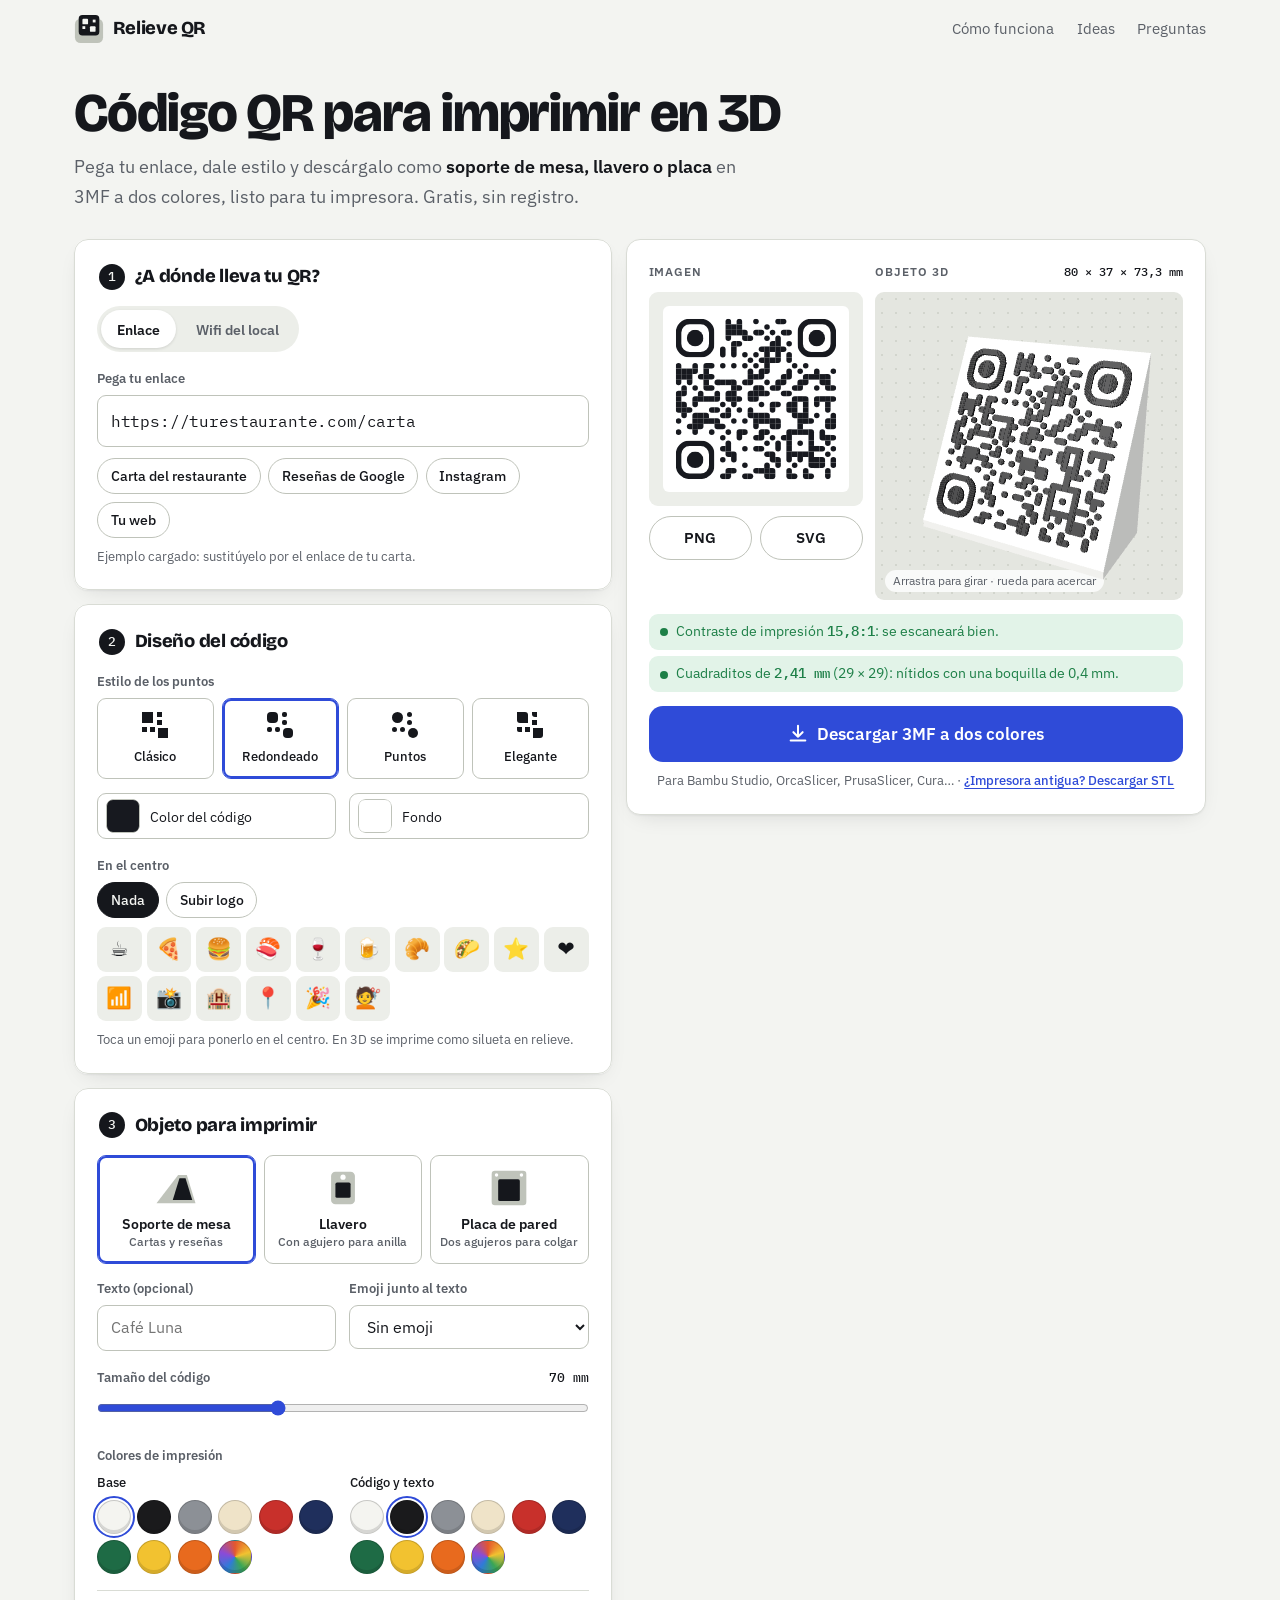
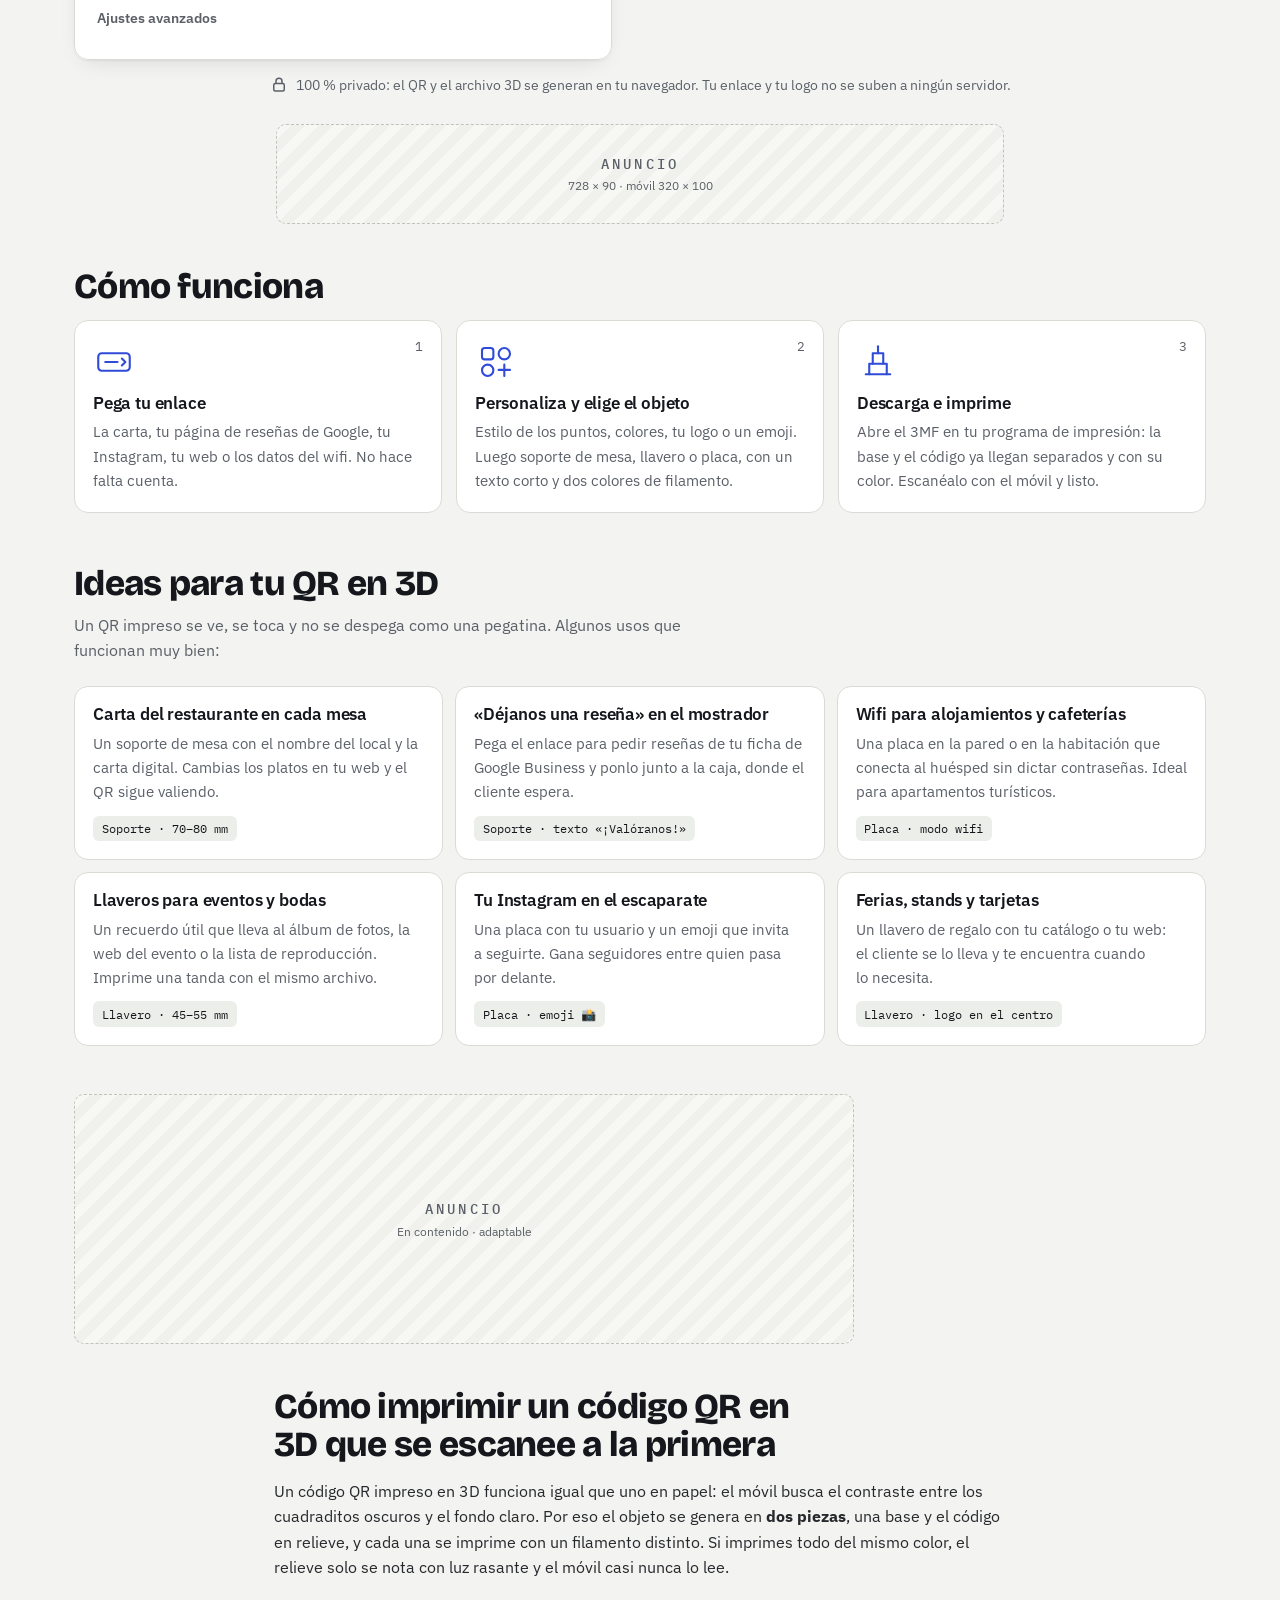
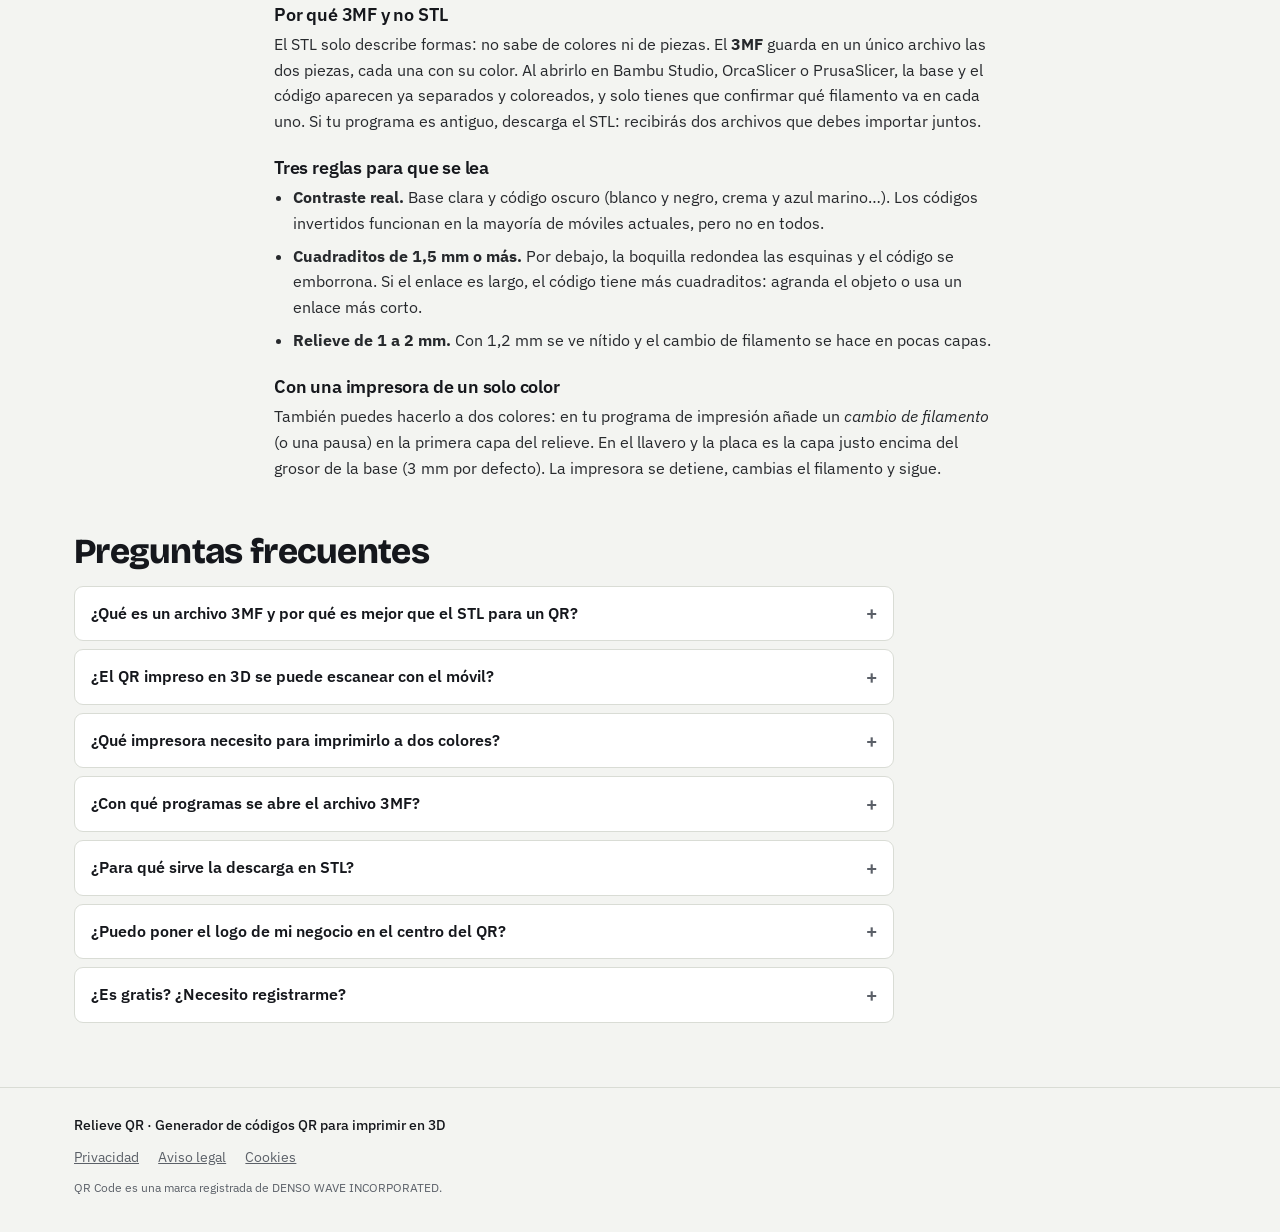
<file: index.html>
<!doctype html>
<html lang="es">
<head>
<meta charset="utf-8">
<meta name="viewport" content="width=device-width, initial-scale=1, viewport-fit=cover">
<title>Código QR para imprimir en 3D gratis | Relieve QR</title>
<meta name="description" content="Crea un código QR para imprimir en 3D: soporte de mesa, llavero o placa. Descarga en 3MF a dos colores (o STL), PNG y SVG. Gratis y sin registro.">
<link rel="canonical" href="https://app-ea.github.io/">
<!-- Dominio: https://app-ea.github.io/ (si compras dominio propio, cámbialo aquí, en sitemap.xml y robots.txt) -->
<meta name="robots" content="index, follow">
<meta name="theme-color" content="#F3F4F1">
<meta property="og:type" content="website">
<meta property="og:locale" content="es_ES">
<meta property="og:site_name" content="Relieve QR">
<meta property="og:title" content="Código QR para imprimir en 3D — soporte, llavero o placa">
<meta property="og:description" content="Pega tu enlace, personaliza el QR y descárgalo en 3MF a dos colores listo para tu impresora 3D. Gratis y sin registro.">
<meta property="og:url" content="https://app-ea.github.io/">
<meta property="og:image" content="https://app-ea.github.io/assets/img/og-relieve-qr.png">
<meta name="twitter:card" content="summary_large_image">
<link rel="icon" href="assets/img/favicon.svg" type="image/svg+xml">
<link rel="preconnect" href="https://fonts.googleapis.com">
<link rel="preconnect" href="https://fonts.gstatic.com" crossorigin>
<link rel="stylesheet" href="https://fonts.googleapis.com/css2?family=Bricolage+Grotesque:opsz,wght@12..96,600;12..96,800&family=IBM+Plex+Mono:wght@400;500&family=IBM+Plex+Sans:wght@400;500;600&display=swap">
<link rel="stylesheet" href="styles.css?v=20260923">
<!-- TODO consentimiento de cookies: pega aquí el script de tu CMP (gestor de consentimiento) cuando actives AdSense -->
<script type="importmap">
{ "imports": {
    "three": "./lib/vendor/three/three.module.min.js",
    "three/addons/": "./lib/vendor/three/addons/"
} }
</script>
<script type="application/ld+json">
{
  "@context": "https://schema.org",
  "@type": "WebApplication",
  "name": "Relieve QR — Generador de códigos QR para imprimir en 3D",
  "url": "https://app-ea.github.io/",
  "description": "Generador gratuito de códigos QR personalizados con descarga en 3MF a dos colores y STL para impresión 3D: soporte de mesa, llavero y placa de pared. También PNG y SVG.",
  "applicationCategory": "DesignApplication",
  "operatingSystem": "Cualquiera (navegador web)",
  "inLanguage": "es",
  "isAccessibleForFree": true,
  "offers": { "@type": "Offer", "price": "0", "priceCurrency": "EUR" }
}
</script>
<script type="application/ld+json">
{
  "@context": "https://schema.org",
  "@type": "FAQPage",
  "mainEntity": [
    { "@type": "Question", "name": "¿Qué es un archivo 3MF y por qué es mejor que el STL para un QR?",
      "acceptedAnswer": { "@type": "Answer", "text": "El 3MF es el formato moderno de impresión 3D. A diferencia del STL, guarda varias piezas y su color dentro del mismo archivo. Así la base y el código en relieve se abren ya separados y con su color, y tu programa de impresión asigna cada uno a un filamento sin que tengas que hacer nada." } },
    { "@type": "Question", "name": "¿El QR impreso en 3D se puede escanear con el móvil?",
      "acceptedAnswer": { "@type": "Answer", "text": "Sí, siempre que haya contraste entre los dos colores (base clara y código oscuro es lo más fiable) y que cada cuadradito del código mida al menos 1,5 mm. La herramienta te avisa en directo si el contraste o el tamaño no son suficientes." } },
    { "@type": "Question", "name": "¿Qué impresora necesito para imprimirlo a dos colores?",
      "acceptedAnswer": { "@type": "Answer", "text": "Lo ideal es una impresora con varios filamentos (Bambu Lab con AMS, Prusa con MMU, Creality K1/K2 con CFS, etc.). Con una impresora de un solo extrusor también puedes: pon una pausa o un cambio de filamento en la capa donde empieza el relieve." } },
    { "@type": "Question", "name": "¿Con qué programas se abre el archivo 3MF?",
      "acceptedAnswer": { "@type": "Answer", "text": "Con cualquier programa de laminado actual: Bambu Studio, OrcaSlicer, PrusaSlicer, UltiMaker Cura, Creality Print o Anycubic Slicer." } },
    { "@type": "Question", "name": "¿Para qué sirve la descarga en STL?",
      "acceptedAnswer": { "@type": "Answer", "text": "Es para programas o impresoras antiguas que no leen 3MF. Descargas un ZIP con dos STL (la base y el código) que debes importar juntos y asignar a cada uno su filamento." } },
    { "@type": "Question", "name": "¿Puedo poner el logo de mi negocio en el centro del QR?",
      "acceptedAnswer": { "@type": "Answer", "text": "Sí. Sube tu logo o elige un emoji. En la versión 3D el logo se convierte en una silueta en relieve del color del código. El QR usa entonces la máxima corrección de errores para seguir leyéndose, pero conviene probarlo con el móvil antes de imprimir muchos." } },
    { "@type": "Question", "name": "¿Es gratis? ¿Necesito registrarme?",
      "acceptedAnswer": { "@type": "Answer", "text": "Es gratis y no hace falta registro. Todo se genera en tu navegador: tu enlace, tu logo y tus archivos no se suben a ningún servidor. Los códigos son estáticos y no caducan." } }
  ]
}
</script>
</head>
<body>
<a class="skip-link" href="#herramienta">Ir a la herramienta</a>

<header class="site-header">
  <div class="wrap header-inner">
    <a class="brand" href="./" aria-label="Relieve QR, inicio">
      <svg class="brand-mark" viewBox="0 0 32 32" aria-hidden="true"><rect x="1" y="5" width="30" height="26" rx="6" class="bm-base"/><rect x="5" y="1" width="22" height="22" rx="4" class="bm-top"/><rect x="9" y="5" width="6" height="6" rx="1" class="bm-dot"/><rect x="17" y="13" width="6" height="6" rx="1" class="bm-dot"/><rect x="9" y="13" width="3" height="3" class="bm-dot"/><rect x="20" y="6" width="3" height="3" class="bm-dot"/></svg>
      <span>Relieve&nbsp;QR</span>
    </a>
    <nav class="header-nav" aria-label="Secciones">
      <a href="#como-funciona">Cómo funciona</a>
      <a href="#ideas">Ideas</a>
      <a href="#preguntas">Preguntas</a>
    </nav>
  </div>
</header>

<main>
  <section class="intro wrap">
    <h1>Código QR para imprimir en 3D</h1>
    <p class="lede">Pega tu enlace, dale estilo y descárgalo como <strong>soporte de mesa, llavero o placa</strong> en 3MF a dos colores, listo para tu impresora. Gratis, sin registro.</p>
  </section>

  <section class="wrap" id="herramienta" aria-label="Generador de QR 3D">
    <noscript><p class="noscript">Esta herramienta necesita JavaScript activado para generar el código QR y el archivo 3D.</p></noscript>
    <div class="tool" data-state="ready">

      <!-- ============ 1 · CONTENIDO ============ -->
      <fieldset class="step step-content">
        <legend><span class="step-n">1</span> ¿A dónde lleva tu QR?</legend>
        <div class="seg" role="tablist" aria-label="Tipo de contenido">
          <button type="button" role="tab" id="modeLink" aria-selected="true" data-mode="link">Enlace</button>
          <button type="button" role="tab" id="modeWifi" aria-selected="false" data-mode="wifi">Wifi del local</button>
        </div>

        <div class="mode-pane" data-pane="link">
          <label class="field-label" for="qrUrl">Pega tu enlace</label>
          <input id="qrUrl" class="input input-big" type="url" inputmode="url" autocomplete="url" spellcheck="false" value="https://turestaurante.com/carta" placeholder="https://…">
          <div class="chips" aria-label="Ejemplos rápidos">
            <button type="button" class="chip" data-example="carta">Carta del restaurante</button>
            <button type="button" class="chip" data-example="resenas">Reseñas de Google</button>
            <button type="button" class="chip" data-example="instagram">Instagram</button>
            <button type="button" class="chip" data-example="web">Tu web</button>
          </div>
          <p class="hint" id="urlHint">Ejemplo cargado: sustitúyelo por el enlace de tu carta.</p>
        </div>

        <div class="mode-pane" data-pane="wifi" hidden>
          <div class="row-2">
            <div>
              <label class="field-label" for="wifiSsid">Nombre de la red</label>
              <input id="wifiSsid" class="input" type="text" autocomplete="off" spellcheck="false" placeholder="Cafe_Luna_Clientes">
            </div>
            <div>
              <label class="field-label" for="wifiPass">Contraseña</label>
              <input id="wifiPass" class="input" type="text" autocomplete="off" spellcheck="false" placeholder="••••••••">
            </div>
          </div>
          <div class="row-2">
            <div>
              <label class="field-label" for="wifiSec">Seguridad</label>
              <select id="wifiSec" class="input">
                <option value="WPA">WPA / WPA2 / WPA3</option>
                <option value="WEP">WEP</option>
                <option value="nopass">Sin contraseña</option>
              </select>
            </div>
            <label class="check"><input id="wifiHidden" type="checkbox"> Red oculta</label>
          </div>
          <p class="hint">Al escanearlo, el móvil se conecta solo. La contraseña va dentro del código: no se envía a ningún sitio.</p>
        </div>
      </fieldset>

      <!-- ============ VISTA PREVIA ============ -->
      <div class="preview" aria-live="polite">
        <div class="pv-grid">
          <figure class="pv-card pv-2d">
            <figcaption class="pv-cap">Imagen</figcaption>
            <div id="qr2d" class="qr2d" role="img" aria-label="Vista previa del código QR"></div>
            <p class="pv-empty" id="qrEmpty" hidden>Escribe un enlace para ver tu QR.</p>
            <div class="btn-row">
              <button type="button" class="btn btn-quiet" id="dlPng">PNG</button>
              <button type="button" class="btn btn-quiet" id="dlSvg">SVG</button>
            </div>
          </figure>
          <figure class="pv-card pv-3d">
            <figcaption class="pv-cap">Objeto 3D <span class="pv-dims" id="dims">—</span></figcaption>
            <div class="viewer" id="viewer">
              <p class="viewer-msg" id="viewerMsg">Preparando la vista 3D…</p>
              <span class="viewer-hint" aria-hidden="true">Arrastra para girar · rueda para acercar</span>
            </div>
          </figure>
        </div>
        <ul class="checks" id="checks" aria-label="Comprobaciones de impresión"></ul>
        <div class="dl-main">
          <button type="button" class="btn btn-primary" id="dl3mf">
            <svg viewBox="0 0 24 24" aria-hidden="true"><path d="M12 3v12m0 0-5-5m5 5 5-5M4 19h16" /></svg>
            <span>Descargar 3MF a dos colores</span>
          </button>
          <p class="dl-sub">Para Bambu Studio, OrcaSlicer, PrusaSlicer, Cura… · <button type="button" class="linklike" id="dlStl">¿Impresora antigua? Descargar STL</button></p>
        </div>
      </div>

      <!-- ============ 2 · DISEÑO ============ -->
      <fieldset class="step step-design">
        <legend><span class="step-n">2</span> Diseño del código</legend>
        <p class="field-label" id="styleLbl">Estilo de los puntos</p>
        <div class="style-grid" role="radiogroup" aria-labelledby="styleLbl">
          <label class="opt"><input type="radio" name="qrStyle" value="clasico"><span class="opt-body"><svg viewBox="0 0 30 30" aria-hidden="true"><rect x="2" y="2" width="11" height="11"/><rect x="17" y="2" width="5" height="5"/><rect x="17" y="10" width="5" height="5"/><rect x="2" y="17" width="5" height="5"/><rect x="10" y="17" width="5" height="5"/><rect x="18" y="18" width="10" height="10"/></svg>Clásico</span></label>
          <label class="opt"><input type="radio" name="qrStyle" value="redondeado" checked><span class="opt-body"><svg viewBox="0 0 30 30" aria-hidden="true"><rect x="2" y="2" width="11" height="11" rx="4"/><rect x="17" y="2" width="5" height="5" rx="2"/><rect x="17" y="10" width="5" height="5" rx="2"/><rect x="2" y="17" width="5" height="5" rx="2"/><rect x="10" y="17" width="5" height="5" rx="2"/><rect x="18" y="18" width="10" height="10" rx="4"/></svg>Redondeado</span></label>
          <label class="opt"><input type="radio" name="qrStyle" value="puntos"><span class="opt-body"><svg viewBox="0 0 30 30" aria-hidden="true"><circle cx="7.5" cy="7.5" r="5.5"/><circle cx="19.5" cy="4.5" r="2.5"/><circle cx="19.5" cy="12.5" r="2.5"/><circle cx="4.5" cy="19.5" r="2.5"/><circle cx="12.5" cy="19.5" r="2.5"/><circle cx="23" cy="23" r="5"/></svg>Puntos</span></label>
          <label class="opt"><input type="radio" name="qrStyle" value="elegante"><span class="opt-body"><svg viewBox="0 0 30 30" aria-hidden="true"><path d="M2 2h8a3 3 0 0 1 3 3v8H5a3 3 0 0 1-3-3z"/><path d="M17 2h5v5h-2a3 3 0 0 1-3-3z"/><path d="M17 10h5v5h-5z"/><path d="M2 17h5v5H4a2 2 0 0 1-2-2z"/><path d="M10 17h5v5h-5z"/><path d="M18 18h10v7a3 3 0 0 1-3 3h-7z"/></svg>Elegante</span></label>
        </div>

        <div class="row-2 colors-2d">
          <label class="color-field" for="fgColor"><input id="fgColor" type="color" value="#17191F"><span>Color del código</span></label>
          <label class="color-field" for="bgColor"><input id="bgColor" type="color" value="#FFFFFF"><span>Fondo</span></label>
        </div>

        <p class="field-label" id="centerLbl">En el centro</p>
        <div class="center-row" role="group" aria-labelledby="centerLbl">
          <button type="button" class="chip is-on" id="centerNone" aria-pressed="true">Nada</button>
          <label class="chip chip-file" for="logoFile">Subir logo<input id="logoFile" type="file" accept="image/png,image/jpeg,image/webp,image/svg+xml" hidden></label>
          <button type="button" class="chip" id="centerClear" hidden>Quitar</button>
        </div>
        <div class="emoji-grid" id="emojiGrid" aria-label="Elegir emoji para el centro"></div>
        <p class="hint" id="centerHint">Toca un emoji para ponerlo en el centro. En 3D se imprime como silueta en relieve.</p>
      </fieldset>

      <!-- ============ 3 · OBJETO 3D ============ -->
      <fieldset class="step step-object">
        <legend><span class="step-n">3</span> Objeto para imprimir</legend>
        <div class="format-grid" role="radiogroup" aria-label="Formato del objeto">
          <label class="opt opt-format"><input type="radio" name="format" value="soporte" checked><span class="opt-body">
            <svg viewBox="0 0 48 36" aria-hidden="true"><path d="M6 32h36L34 6H26z" class="f-base"/><path d="M27.2 9h5.6l6.2 20H21z" class="f-top"/></svg>
            <b>Soporte de mesa</b><small>Cartas y reseñas</small></span></label>
          <label class="opt opt-format"><input type="radio" name="format" value="llavero"><span class="opt-body">
            <svg viewBox="0 0 48 36" aria-hidden="true"><rect x="13" y="3" width="22" height="30" rx="4" class="f-base"/><circle cx="24" cy="8" r="2.4" class="f-hole"/><rect x="17" y="13" width="14" height="14" rx="1.5" class="f-top"/></svg>
            <b>Llavero</b><small>Con agujero para anilla</small></span></label>
          <label class="opt opt-format"><input type="radio" name="format" value="placa"><span class="opt-body">
            <svg viewBox="0 0 48 36" aria-hidden="true"><rect x="8" y="2" width="32" height="32" rx="3" class="f-base"/><circle cx="12.5" cy="6" r="1.6" class="f-hole"/><circle cx="35.5" cy="6" r="1.6" class="f-hole"/><rect x="14" y="10" width="20" height="20" rx="1.5" class="f-top"/></svg>
            <b>Placa de pared</b><small>Dos agujeros para colgar</small></span></label>
        </div>

        <div class="row-2">
          <div>
            <label class="field-label" for="labelText">Texto (opcional)</label>
            <input id="labelText" class="input" type="text" maxlength="22" placeholder="Café Luna" value="">
          </div>
          <div>
            <label class="field-label" for="labelEmoji">Emoji junto al texto</label>
            <select id="labelEmoji" class="input"></select>
          </div>
        </div>

        <div class="range-field">
          <label class="field-label" for="sizeRange">Tamaño del código <output id="sizeOut" for="sizeRange">70 mm</output></label>
          <input id="sizeRange" type="range" min="30" max="140" step="1" value="70">
        </div>

        <p class="field-label">Colores de impresión</p>
        <div class="filaments">
          <div class="fil-group">
            <span class="fil-title">Base</span>
            <div class="swatches" data-target="base" role="group" aria-label="Color de la base"></div>
          </div>
          <div class="fil-group">
            <span class="fil-title">Código y texto</span>
            <div class="swatches" data-target="code" role="group" aria-label="Color del código y del texto"></div>
          </div>
        </div>

        <details class="more">
          <summary>Ajustes avanzados</summary>
          <div class="range-field">
            <label class="field-label" for="reliefRange">Altura del relieve <output id="reliefOut" for="reliefRange">1,2 mm</output></label>
            <input id="reliefRange" type="range" min="0.6" max="2.4" step="0.2" value="1.2">
          </div>
          <div class="range-field">
            <label class="field-label" for="thickRange">Grosor de la base (llavero y placa) <output id="thickOut" for="thickRange">3,0 mm</output></label>
            <input id="thickRange" type="range" min="2" max="5" step="0.2" value="3">
          </div>
        </details>
      </fieldset>
    </div>

    <p class="privacy"><svg viewBox="0 0 24 24" aria-hidden="true"><rect x="5" y="10" width="14" height="10" rx="2"/><path d="M8 10V7a4 4 0 0 1 8 0v3"/></svg> 100&nbsp;% privado: el QR y el archivo 3D se generan en tu navegador. Tu enlace y tu logo no se suben a ningún servidor.</p>
  </section>

  <!-- ============ ANUNCIO · banner bajo la herramienta ============ -->
  <div class="wrap">
    <div class="ad-slot ad-leaderboard" data-ad="leaderboard" aria-label="Espacio publicitario">
      <!-- PEGA AQUÍ TU CÓDIGO DE ADSENSE (banner horizontal 728×90 / móvil 320×100) -->
      <span class="ad-label">ANUNCIO</span><span class="ad-size">728 × 90 · móvil 320 × 100</span>
    </div>
  </div>

  <section class="section wrap" id="como-funciona">
    <h2>Cómo funciona</h2>
    <ol class="steps3">
      <li>
        <svg viewBox="0 0 48 48" aria-hidden="true"><rect x="6" y="14" width="36" height="20" rx="4"/><path d="M14 24h14"/><path d="M33 20l4 4-4 4"/></svg>
        <h3>Pega tu enlace</h3>
        <p>La carta, tu página de reseñas de Google, tu Instagram, tu web o los datos del wifi. No hace falta cuenta.</p>
      </li>
      <li>
        <svg viewBox="0 0 48 48" aria-hidden="true"><rect x="8" y="8" width="13" height="13" rx="3"/><rect x="27" y="8" width="13" height="13" rx="6.5"/><rect x="8" y="27" width="13" height="13" rx="6.5"/><path d="M27 33h13M33.5 27v13"/></svg>
        <h3>Personaliza y elige el objeto</h3>
        <p>Estilo de los puntos, colores, tu logo o un emoji. Luego soporte de mesa, llavero o placa, con un texto corto y dos colores de filamento.</p>
      </li>
      <li>
        <svg viewBox="0 0 48 48" aria-hidden="true"><path d="M10 38h28"/><path d="M14 38V26h20v12"/><path d="M18 26V14h12v12"/><path d="M24 6v8"/></svg>
        <h3>Descarga e imprime</h3>
        <p>Abre el 3MF en tu programa de impresión: la base y el código ya llegan separados y con su color. Escanéalo con el móvil y listo.</p>
      </li>
    </ol>
  </section>

  <section class="section wrap" id="ideas">
    <h2>Ideas para tu QR en 3D</h2>
    <p class="section-lede">Un QR impreso se ve, se toca y no se despega como una pegatina. Algunos usos que funcionan muy bien:</p>
    <div class="ideas">
      <article class="idea">
        <h3>Carta del restaurante en cada mesa</h3>
        <p>Un soporte de mesa con el nombre del local y la carta digital. Cambias los platos en tu web y el QR sigue valiendo.</p>
        <span class="idea-tag">Soporte · 70–80 mm</span>
      </article>
      <article class="idea">
        <h3>«Déjanos una reseña» en el mostrador</h3>
        <p>Pega el enlace para pedir reseñas de tu ficha de Google Business y ponlo junto a la caja, donde el cliente espera.</p>
        <span class="idea-tag">Soporte · texto «¡Valóranos!»</span>
      </article>
      <article class="idea">
        <h3>Wifi para alojamientos y cafeterías</h3>
        <p>Una placa en la pared o en la habitación que conecta al huésped sin dictar contraseñas. Ideal para apartamentos turísticos.</p>
        <span class="idea-tag">Placa · modo wifi</span>
      </article>
      <article class="idea">
        <h3>Llaveros para eventos y bodas</h3>
        <p>Un recuerdo útil que lleva al álbum de fotos, la web del evento o la lista de reproducción. Imprime una tanda con el mismo archivo.</p>
        <span class="idea-tag">Llavero · 45–55 mm</span>
      </article>
      <article class="idea">
        <h3>Tu Instagram en el escaparate</h3>
        <p>Una placa con tu usuario y un emoji que invita a seguirte. Gana seguidores entre quien pasa por delante.</p>
        <span class="idea-tag">Placa · emoji 📸</span>
      </article>
      <article class="idea">
        <h3>Ferias, stands y tarjetas</h3>
        <p>Un llavero de regalo con tu catálogo o tu web: el cliente se lo lleva y te encuentra cuando lo necesita.</p>
        <span class="idea-tag">Llavero · logo en el centro</span>
      </article>
    </div>
  </section>

  <!-- ============ ANUNCIO · en mitad del contenido ============ -->
  <div class="wrap">
    <div class="ad-slot ad-incontent" data-ad="in-content" aria-label="Espacio publicitario">
      <!-- PEGA AQUÍ TU CÓDIGO DE ADSENSE (anuncio en contenido, adaptable) -->
      <span class="ad-label">ANUNCIO</span><span class="ad-size">En contenido · adaptable</span>
    </div>
  </div>

  <section class="section wrap prose" id="guia">
    <h2>Cómo imprimir un código QR en 3D que se escanee a la primera</h2>
    <p>Un código QR impreso en 3D funciona igual que uno en papel: el móvil busca el contraste entre los cuadraditos oscuros y el fondo claro. Por eso el objeto se genera en <strong>dos piezas</strong>, una base y el código en relieve, y cada una se imprime con un filamento distinto. Si imprimes todo del mismo color, el relieve solo se nota con luz rasante y el móvil casi nunca lo lee.</p>
    <h3>Por qué 3MF y no STL</h3>
    <p>El STL solo describe formas: no sabe de colores ni de piezas. El <strong>3MF</strong> guarda en un único archivo las dos piezas, cada una con su color. Al abrirlo en Bambu Studio, OrcaSlicer o PrusaSlicer, la base y el código aparecen ya separados y coloreados, y solo tienes que confirmar qué filamento va en cada uno. Si tu programa es antiguo, descarga el STL: recibirás dos archivos que debes importar juntos.</p>
    <h3>Tres reglas para que se lea</h3>
    <ul>
      <li><strong>Contraste real.</strong> Base clara y código oscuro (blanco y negro, crema y azul marino…). Los códigos invertidos funcionan en la mayoría de móviles actuales, pero no en todos.</li>
      <li><strong>Cuadraditos de 1,5 mm o más.</strong> Por debajo, la boquilla redondea las esquinas y el código se emborrona. Si el enlace es largo, el código tiene más cuadraditos: agranda el objeto o usa un enlace más corto.</li>
      <li><strong>Relieve de 1 a 2 mm.</strong> Con 1,2 mm se ve nítido y el cambio de filamento se hace en pocas capas.</li>
    </ul>
    <h3>Con una impresora de un solo color</h3>
    <p>También puedes hacerlo a dos colores: en tu programa de impresión añade un <em>cambio de filamento</em> (o una pausa) en la primera capa del relieve. En el llavero y la placa es la capa justo encima del grosor de la base (3 mm por defecto). La impresora se detiene, cambias el filamento y sigue.</p>
  </section>

  <section class="section wrap" id="preguntas">
    <h2>Preguntas frecuentes</h2>
    <div class="faq">
      <details>
        <summary>¿Qué es un archivo 3MF y por qué es mejor que el STL para un QR?</summary>
        <p>El 3MF es el formato moderno de impresión 3D. A diferencia del STL, guarda varias piezas y su color dentro del mismo archivo. Así la base y el código en relieve se abren ya separados y con su color, y tu programa de impresión asigna cada uno a un filamento sin que tengas que hacer nada.</p>
      </details>
      <details>
        <summary>¿El QR impreso en 3D se puede escanear con el móvil?</summary>
        <p>Sí, siempre que haya contraste entre los dos colores (base clara y código oscuro es lo más fiable) y que cada cuadradito del código mida al menos 1,5 mm. La herramienta te avisa en directo si el contraste o el tamaño no son suficientes.</p>
      </details>
      <details>
        <summary>¿Qué impresora necesito para imprimirlo a dos colores?</summary>
        <p>Lo ideal es una impresora con varios filamentos (Bambu Lab con AMS, Prusa con MMU, Creality K1/K2 con CFS, etc.). Con una impresora de un solo extrusor también puedes: pon una pausa o un cambio de filamento en la capa donde empieza el relieve.</p>
      </details>
      <details>
        <summary>¿Con qué programas se abre el archivo 3MF?</summary>
        <p>Con cualquier programa de laminado actual: Bambu Studio, OrcaSlicer, PrusaSlicer, UltiMaker Cura, Creality Print o Anycubic Slicer.</p>
      </details>
      <details>
        <summary>¿Para qué sirve la descarga en STL?</summary>
        <p>Es para programas o impresoras antiguas que no leen 3MF. Descargas un ZIP con dos STL (la base y el código) que debes importar juntos y asignar a cada uno su filamento.</p>
      </details>
      <details>
        <summary>¿Puedo poner el logo de mi negocio en el centro del QR?</summary>
        <p>Sí. Sube tu logo o elige un emoji. En la versión 3D el logo se convierte en una silueta en relieve del color del código. El QR usa entonces la máxima corrección de errores para seguir leyéndose, pero conviene probarlo con el móvil antes de imprimir muchos.</p>
      </details>
      <details>
        <summary>¿Es gratis? ¿Necesito registrarme?</summary>
        <p>Es gratis y no hace falta registro. Todo se genera en tu navegador: tu enlace, tu logo y tus archivos no se suben a ningún servidor. Los códigos son estáticos y no caducan.</p>
      </details>
    </div>
  </section>
</main>

<footer class="site-footer">
  <div class="wrap footer-inner">
    <p class="brand-foot">Relieve QR · Generador de códigos QR para imprimir en 3D</p>
    <nav aria-label="Legal">
      <a href="privacidad.html">Privacidad</a>
      <a href="aviso-legal.html">Aviso legal</a>
      <a href="aviso-legal.html#cookies">Cookies</a>
    </nav>
    <p class="small">QR Code es una marca registrada de DENSO WAVE INCORPORATED.</p>
  </div>
</footer>

<!-- ============ ANUNCIO · pop-up al descargar ============ -->
<dialog class="ad-modal" id="adModal" aria-labelledby="adModalTitle">
  <button type="button" class="ad-close" id="adModalX" aria-label="Cerrar anuncio">×</button>
  <p class="ad-modal-title" id="adModalTitle">✓ Tu descarga ha empezado</p>
  <div class="ad-slot ad-rect" data-ad="download-popup">
    <!-- PEGA AQUÍ TU CÓDIGO DE ADSENSE (rectángulo 300×250) -->
    <span class="ad-label">ANUNCIO</span><span class="ad-size">300 × 250</span>
  </div>
  <button type="button" class="btn btn-quiet ad-continue" id="adModalClose">Cerrar y seguir</button>
</dialog>

<!-- ============ ANUNCIO · notificación en la esquina ============ -->
<aside class="ad-toast" id="adToast" hidden aria-label="Espacio publicitario">
  <button type="button" class="ad-close" id="adToastX" aria-label="Cerrar anuncio">×</button>
  <div class="ad-slot ad-mini" data-ad="corner-toast">
    <!-- PEGA AQUÍ TU CÓDIGO DE ADSENSE (anuncio pequeño 300×100) -->
    <span class="ad-label">ANUNCIO</span><span class="ad-size">300 × 100</span>
  </div>
</aside>

<div class="toast-msg" id="toastMsg" role="status" hidden></div>

<script defer src="lib/vendor/qr-code-styling.js"></script>
<script defer src="lib/vendor/jszip.min.js"></script>
<script defer src="lib/manifest.js?v=20260923"></script>
<script defer src="qr3d.js?v=20260923"></script>
<script defer src="main.js?v=20260923"></script>
</body>
</html>
</file>
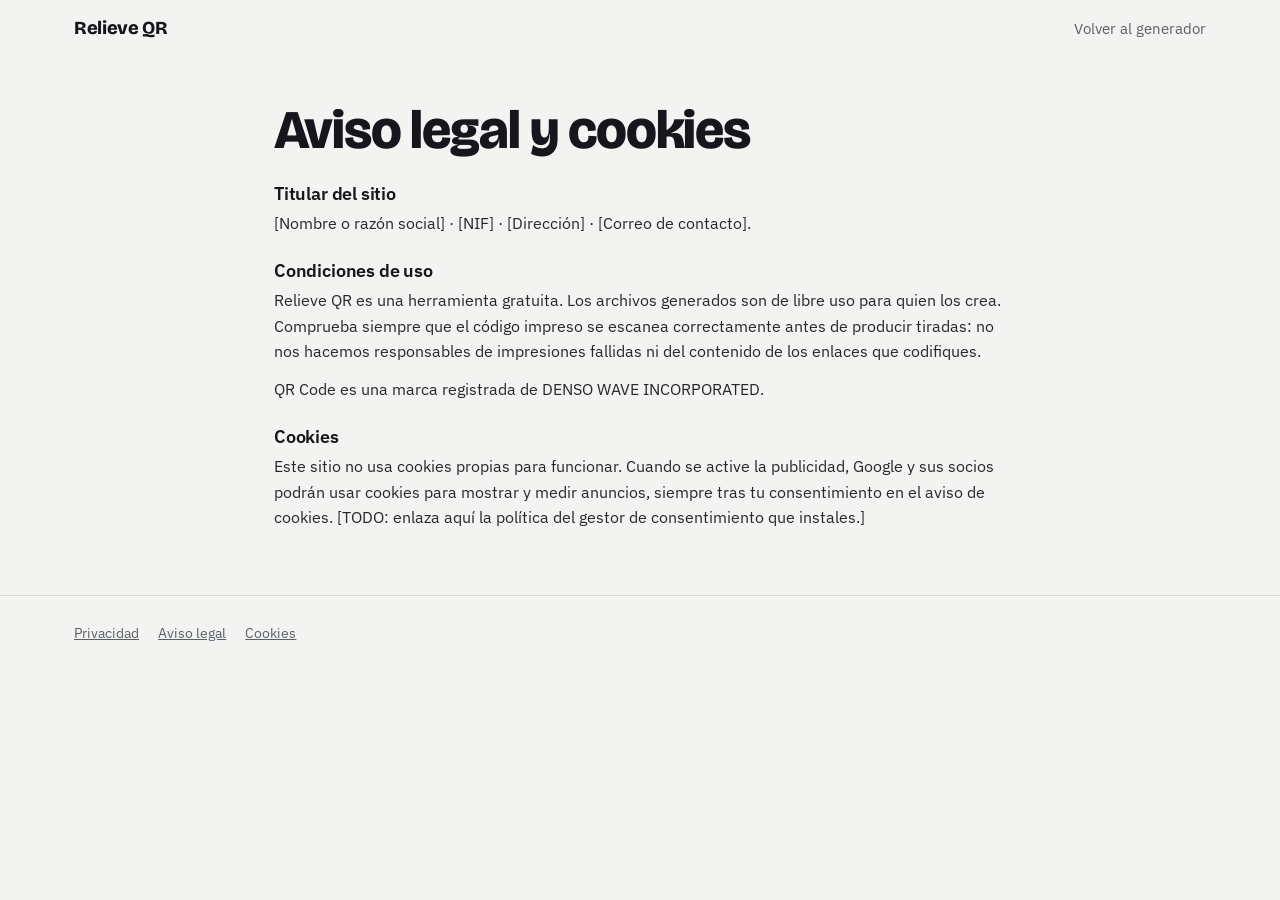
<file: aviso-legal.html>
<!doctype html>
<html lang="es">
<head>
<meta charset="utf-8">
<meta name="viewport" content="width=device-width, initial-scale=1, viewport-fit=cover">
<title>Aviso legal y cookies | Relieve QR</title>
<meta name="robots" content="noindex, follow">
<link rel="icon" href="assets/img/favicon.svg" type="image/svg+xml">
<link rel="preconnect" href="https://fonts.googleapis.com">
<link rel="preconnect" href="https://fonts.gstatic.com" crossorigin>
<link rel="stylesheet" href="https://fonts.googleapis.com/css2?family=Bricolage+Grotesque:opsz,wght@12..96,800&family=IBM+Plex+Sans:wght@400;600&display=swap">
<link rel="stylesheet" href="styles.css?v=20260923">
</head>
<body>
<header class="site-header"><div class="wrap header-inner"><a class="brand" href="./">Relieve&nbsp;QR</a><nav class="header-nav" aria-label="Volver"><a href="./">Volver al generador</a></nav></div></header>
<main class="section wrap prose">
<h1>Aviso legal y cookies</h1>
<!-- TODO: completa los datos marcados con [ ] -->
<h3>Titular del sitio</h3>
<p>[Nombre o razón social] · [NIF] · [Dirección] · [Correo de contacto].</p>
<h3>Condiciones de uso</h3>
<p>Relieve QR es una herramienta gratuita. Los archivos generados son de libre uso para quien los crea. Comprueba siempre que el código impreso se escanea correctamente antes de producir tiradas: no nos hacemos responsables de impresiones fallidas ni del contenido de los enlaces que codifiques.</p>
<p>QR Code es una marca registrada de DENSO WAVE INCORPORATED.</p>
<h3 id="cookies">Cookies</h3>
<p>Este sitio no usa cookies propias para funcionar. Cuando se active la publicidad, Google y sus socios podrán usar cookies para mostrar y medir anuncios, siempre tras tu consentimiento en el aviso de cookies. [TODO: enlaza aquí la política del gestor de consentimiento que instales.]</p>

</main>
<footer class="site-footer"><div class="wrap footer-inner"><nav aria-label="Legal"><a href="privacidad.html">Privacidad</a><a href="aviso-legal.html">Aviso legal</a><a href="aviso-legal.html#cookies">Cookies</a></nav></div></footer>
</body>
</html>
</file>
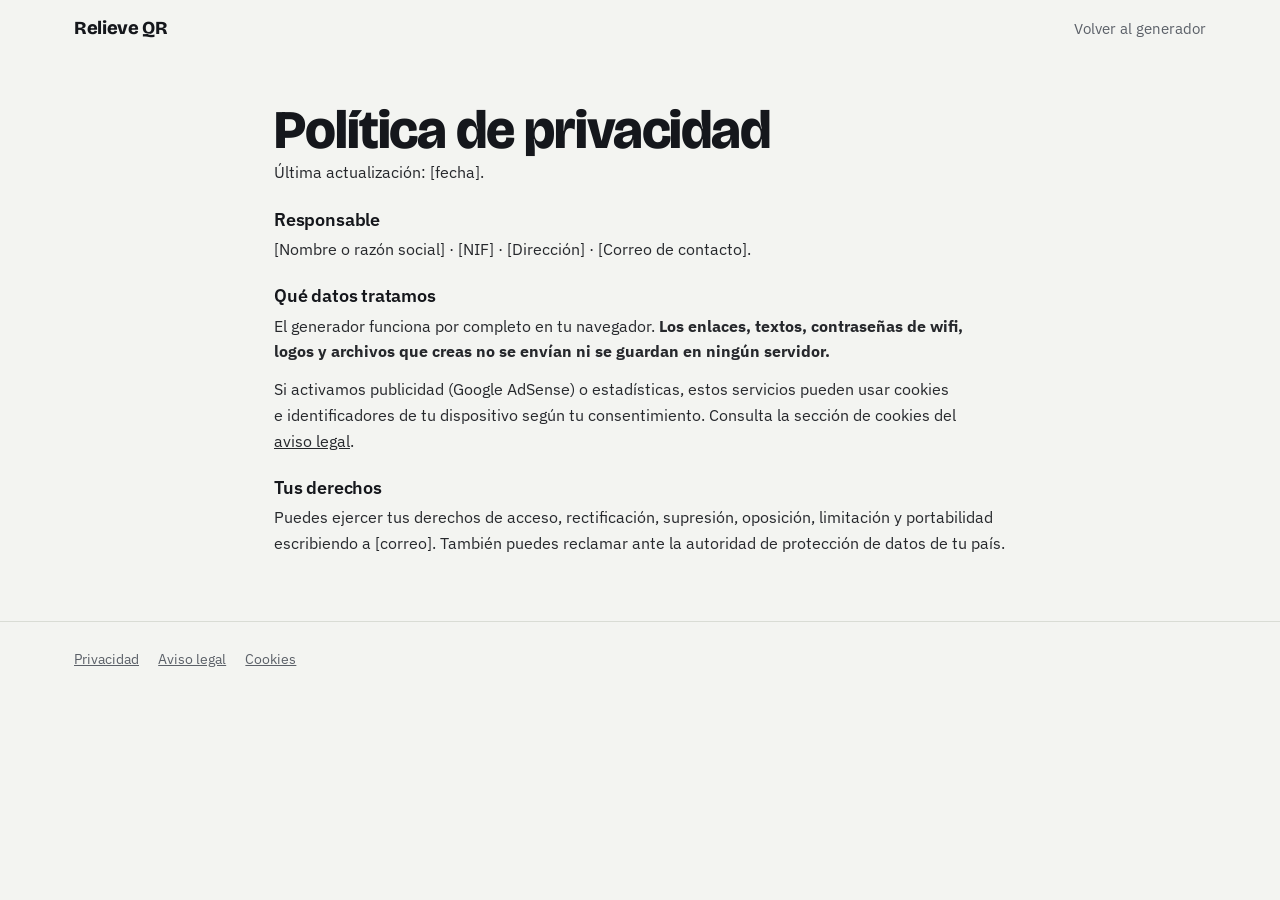
<file: privacidad.html>
<!doctype html>
<html lang="es">
<head>
<meta charset="utf-8">
<meta name="viewport" content="width=device-width, initial-scale=1, viewport-fit=cover">
<title>Política de privacidad | Relieve QR</title>
<meta name="robots" content="noindex, follow">
<link rel="icon" href="assets/img/favicon.svg" type="image/svg+xml">
<link rel="preconnect" href="https://fonts.googleapis.com">
<link rel="preconnect" href="https://fonts.gstatic.com" crossorigin>
<link rel="stylesheet" href="https://fonts.googleapis.com/css2?family=Bricolage+Grotesque:opsz,wght@12..96,800&family=IBM+Plex+Sans:wght@400;600&display=swap">
<link rel="stylesheet" href="styles.css?v=20260923">
</head>
<body>
<header class="site-header"><div class="wrap header-inner"><a class="brand" href="./">Relieve&nbsp;QR</a><nav class="header-nav" aria-label="Volver"><a href="./">Volver al generador</a></nav></div></header>
<main class="section wrap prose">
<h1>Política de privacidad</h1>
<!-- TODO: completa los datos marcados con [ ] antes de activar la publicidad -->
<p>Última actualización: [fecha].</p>
<h3>Responsable</h3>
<p>[Nombre o razón social] · [NIF] · [Dirección] · [Correo de contacto].</p>
<h3>Qué datos tratamos</h3>
<p>El generador funciona por completo en tu navegador. <strong>Los enlaces, textos, contraseñas de wifi, logos y archivos que creas no se envían ni se guardan en ningún servidor.</strong></p>
<p>Si activamos publicidad (Google AdSense) o estadísticas, estos servicios pueden usar cookies e identificadores de tu dispositivo según tu consentimiento. Consulta la sección de cookies del <a href="aviso-legal.html#cookies">aviso legal</a>.</p>
<h3>Tus derechos</h3>
<p>Puedes ejercer tus derechos de acceso, rectificación, supresión, oposición, limitación y portabilidad escribiendo a [correo]. También puedes reclamar ante la autoridad de protección de datos de tu país.</p>

</main>
<footer class="site-footer"><div class="wrap footer-inner"><nav aria-label="Legal"><a href="privacidad.html">Privacidad</a><a href="aviso-legal.html">Aviso legal</a><a href="aviso-legal.html#cookies">Cookies</a></nav></div></footer>
</body>
</html>
</file>
<file: styles.css>
/* =============================================================
   Relieve QR — styles.css
   1. Tokens · 2. Reset · 3. Utilities · 4. Type · 5. Components
   6. Tool · 7. Sections · 8. Ads · 9. Responsive · 10. Motion
   ============================================================= */

/* 1. Tokens ---------------------------------------------------- */
:root {
  color-scheme: light;
  --bg: #F3F4F1;
  --surface: #FFFFFF;
  --surface-2: #ECEEE9;
  --ink: #15171C;
  --muted: #5B6068;
  --line: #D9DCD5;
  --line-strong: #BFC3BA;
  --accent: #2F4BD8;
  --accent-soft: #E3E8FC;
  --accent-ink: #FFFFFF;
  --ok: #1D7F47;
  --warn: #9A5B00;
  --bad: #B8322A;
  --ok-bg: #E2F3E8;
  --warn-bg: #FBF0DB;
  --bad-bg: #FBE4E2;
  --plate: #E4E6E0;
  --plate-dot: #D2D5CD;
  --ad-bg: repeating-linear-gradient(135deg, #F7F7F4 0 10px, #F0F1ED 10px 20px);
  --display: "Bricolage Grotesque", "Arial Black", system-ui, sans-serif;
  --sans: "IBM Plex Sans", system-ui, -apple-system, "Segoe UI", Roboto, sans-serif;
  --mono: "IBM Plex Mono", ui-monospace, "SFMono-Regular", Consolas, monospace;
  --radius: 14px;
  --radius-s: 9px;
  --shadow: 0 1px 2px rgba(20, 24, 30, .05), 0 8px 24px -12px rgba(20, 24, 30, .18);
  --ease-out: cubic-bezier(0.16, 1, 0.3, 1);
  --gutter: 16px;
}
@media (prefers-color-scheme: dark) {
  :root:not([data-theme="light"]) {
    color-scheme: dark;
    --bg: #111316;
    --surface: #1A1D21;
    --surface-2: #23272C;
    --ink: #E8EAE5;
    --muted: #9CA2AA;
    --line: #30353B;
    --line-strong: #454B52;
    --accent: #8098FF;
    --accent-soft: #232B52;
    --accent-ink: #0D1022;
    --ok: #52C585;
    --warn: #E3A843;
    --bad: #F2776B;
    --ok-bg: #15301F;
    --warn-bg: #33270F;
    --bad-bg: #3A1917;
    --plate: #1F2226;
    --plate-dot: #2C3036;
    --ad-bg: repeating-linear-gradient(135deg, #1C1F23 0 10px, #202328 10px 20px);
    --shadow: 0 1px 2px rgba(0, 0, 0, .3), 0 10px 28px -14px rgba(0, 0, 0, .6);
  }
}
:root[data-theme="dark"] {
  color-scheme: dark;
  --bg: #111316;
  --surface: #1A1D21;
  --surface-2: #23272C;
  --ink: #E8EAE5;
  --muted: #9CA2AA;
  --line: #30353B;
  --line-strong: #454B52;
  --accent: #8098FF;
  --accent-soft: #232B52;
  --accent-ink: #0D1022;
  --ok: #52C585;
  --warn: #E3A843;
  --bad: #F2776B;
  --ok-bg: #15301F;
  --warn-bg: #33270F;
  --bad-bg: #3A1917;
  --plate: #1F2226;
  --plate-dot: #2C3036;
  --ad-bg: repeating-linear-gradient(135deg, #1C1F23 0 10px, #202328 10px 20px);
  --shadow: 0 1px 2px rgba(0, 0, 0, .3), 0 10px 28px -14px rgba(0, 0, 0, .6);
}

/* 2. Reset ----------------------------------------------------- */
*, *::before, *::after { box-sizing: border-box; margin: 0; }
html { -webkit-text-size-adjust: 100%; scroll-behavior: smooth; }
body {
  font-family: var(--sans);
  font-size: 16px;
  line-height: 1.6;
  color: var(--ink);
  background: var(--bg);
  -webkit-font-smoothing: antialiased;
  overflow-x: clip;
}
img, svg, video, canvas { display: block; max-width: 100%; }
button { font: inherit; color: inherit; cursor: pointer; border: 0; background: none; }
input, select { font: inherit; color: inherit; }
a { color: inherit; }
p { text-wrap: pretty; }
h1, h2, h3 { text-wrap: balance; line-height: 1.08; letter-spacing: -0.02em; }
fieldset { border: 0; padding: 0; min-width: 0; }
[hidden] { display: none !important; }
:focus-visible { outline: 2px solid var(--accent); outline-offset: 2px; border-radius: 6px; }
::selection { background: var(--accent); color: var(--accent-ink); }

/* 3. Utilities ------------------------------------------------- */
.wrap { width: 100%; max-width: 1180px; margin-inline: auto; padding-inline: var(--gutter); }
.skip-link {
  position: fixed; top: -100px; left: 1rem; z-index: 999;
  padding: .6rem 1rem; background: var(--surface); color: var(--ink);
  border-radius: 8px; box-shadow: var(--shadow);
}
.skip-link:focus { top: calc(1rem + env(safe-area-inset-top, 0px)); }
.noscript { padding: 1rem; background: var(--warn-bg); color: var(--warn); border-radius: var(--radius-s); margin-bottom: 1rem; }

/* 4. Type ------------------------------------------------------ */
h1, h2 { font-family: var(--display); font-weight: 800; }
h1 { font-size: clamp(2rem, 1.3rem + 3.2vw, 3.4rem); font-variation-settings: "opsz" 96; }
h2 { font-size: clamp(1.55rem, 1.2rem + 1.4vw, 2.2rem); margin-bottom: .9rem; }
h3 { font-size: 1.08rem; font-weight: 600; letter-spacing: -0.01em; }
.lede { font-size: clamp(1rem, .95rem + .3vw, 1.15rem); color: var(--muted); max-width: 62ch; margin-top: .6rem; }
.lede strong { color: var(--ink); font-weight: 600; }

/* 5. Components ------------------------------------------------ */
.site-header { padding-top: env(safe-area-inset-top, 0px); }
.header-inner { display: flex; align-items: center; justify-content: space-between; gap: 1rem; padding-block: 14px; }
.brand { display: inline-flex; align-items: center; gap: .55rem; text-decoration: none; font-family: var(--display); font-weight: 800; font-size: 1.15rem; letter-spacing: -0.02em; }
.brand-mark { width: 30px; height: 30px; }
.bm-base { fill: var(--line-strong); }
.bm-top { fill: var(--ink); }
.bm-dot { fill: var(--bg); }
.header-nav { display: none; gap: 1.4rem; font-size: .92rem; color: var(--muted); }
.header-nav a { text-decoration: none; }
.header-nav a:hover { color: var(--ink); }

.btn {
  display: inline-flex; align-items: center; justify-content: center; gap: .5rem;
  min-height: 44px; padding: .55rem 1.1rem; border-radius: 999px;
  font-weight: 600; font-size: .95rem; line-height: 1.2;
  transition: background-color .2s var(--ease-out), transform .2s var(--ease-out), border-color .2s;
}
.btn:disabled { opacity: .45; cursor: not-allowed; }
.btn-quiet { background: var(--surface); border: 1px solid var(--line-strong); }
.btn-quiet:hover:not(:disabled) { border-color: var(--ink); }
.btn-primary { width: 100%; min-height: 56px; background: var(--accent); color: var(--accent-ink); font-size: 1.06rem; border-radius: 14px; }
.btn-primary:hover:not(:disabled) { transform: translateY(-1px); }
.btn-primary svg { width: 22px; height: 22px; fill: none; stroke: currentColor; stroke-width: 2.2; stroke-linecap: round; stroke-linejoin: round; }
.btn-primary.is-busy { opacity: .75; cursor: progress; }
.linklike { color: var(--accent); text-decoration: underline; text-underline-offset: 3px; font-weight: 500; padding: 0; }

.input {
  width: 100%; min-height: 44px; padding: .55rem .8rem;
  background: var(--surface); border: 1px solid var(--line-strong); border-radius: var(--radius-s);
  transition: border-color .2s, box-shadow .2s;
}
.input:focus { outline: none; border-color: var(--accent); box-shadow: 0 0 0 3px var(--accent-soft); }
.input-big { min-height: 52px; font-size: 1.02rem; font-family: var(--mono); letter-spacing: -0.01em; }
select.input { appearance: auto; }
.field-label { display: flex; justify-content: space-between; align-items: baseline; gap: .5rem; font-size: .84rem; font-weight: 600; color: var(--muted); margin-bottom: .35rem; }
.field-label output { font-family: var(--mono); font-weight: 500; color: var(--ink); font-variant-numeric: tabular-nums; }
.hint { font-size: .84rem; color: var(--muted); margin-top: .5rem; }
.row-2 { display: grid; grid-template-columns: 1fr; gap: .8rem; margin-top: .9rem; }
.check { display: flex; align-items: center; gap: .5rem; font-size: .92rem; align-self: end; min-height: 44px; }
.check input { width: 18px; height: 18px; accent-color: var(--accent); }

.chips { display: flex; flex-wrap: wrap; gap: .45rem; margin-top: .7rem; }
.chip {
  display: inline-flex; align-items: center; min-height: 36px; padding: .3rem .8rem;
  border: 1px solid var(--line-strong); border-radius: 999px; background: var(--surface);
  font-size: .86rem; font-weight: 500; cursor: pointer; transition: border-color .2s, background-color .2s;
}
.chip:hover { border-color: var(--ink); }
.chip.is-on, .chip[aria-pressed="true"] { background: var(--ink); color: var(--bg); border-color: var(--ink); }
.chip-file { position: relative; }

.seg { display: inline-flex; padding: 4px; gap: 4px; background: var(--surface-2); border-radius: 999px; margin-bottom: 1rem; }
.seg button { min-height: 38px; padding: .3rem 1rem; border-radius: 999px; font-size: .9rem; font-weight: 600; color: var(--muted); }
.seg button[aria-selected="true"] { background: var(--surface); color: var(--ink); box-shadow: 0 1px 3px rgba(0,0,0,.12); }

/* option cards (style + format) */
.opt { position: relative; display: block; cursor: pointer; }
.opt input { position: absolute; opacity: 0; inset: 0; margin: 0; cursor: pointer; }
.opt-body {
  display: flex; flex-direction: column; align-items: center; gap: .35rem; height: 100%;
  padding: .7rem .4rem; border: 1px solid var(--line-strong); border-radius: var(--radius-s);
  background: var(--surface); font-size: .82rem; font-weight: 500; text-align: center;
  transition: border-color .2s, box-shadow .2s;
}
.opt-body svg { width: 30px; height: 30px; fill: var(--ink); }
.opt input:checked + .opt-body { border-color: var(--accent); box-shadow: 0 0 0 2px var(--accent) inset; }
.opt input:focus-visible + .opt-body { outline: 2px solid var(--accent); outline-offset: 2px; }
.style-grid { display: grid; grid-template-columns: repeat(4, minmax(0, 1fr)); gap: .5rem; }
.format-grid { display: grid; grid-template-columns: repeat(3, minmax(0, 1fr)); gap: .5rem; }
.opt-format .opt-body { padding: .8rem .45rem; gap: .2rem; }
.opt-format svg { width: 52px; height: 40px; margin-bottom: .25rem; }
.opt-format b { font-size: .86rem; font-weight: 600; line-height: 1.2; }
.opt-format small { font-size: .74rem; color: var(--muted); line-height: 1.25; }
.f-base { fill: var(--line-strong); }
.f-top { fill: var(--ink); }
.f-hole { fill: var(--surface); }

.color-field { display: flex; align-items: center; gap: .6rem; min-height: 44px; padding: .3rem .5rem; border: 1px solid var(--line-strong); border-radius: var(--radius-s); background: var(--surface); font-size: .9rem; cursor: pointer; }
.color-field input { width: 34px; height: 34px; padding: 0; border: 0; border-radius: 8px; background: none; cursor: pointer; }
.color-field input::-webkit-color-swatch-wrapper { padding: 0; }
.color-field input::-webkit-color-swatch { border: 1px solid var(--line-strong); border-radius: 7px; }

.center-row { display: flex; flex-wrap: wrap; gap: .45rem; }
.emoji-grid { display: grid; grid-template-columns: repeat(8, minmax(0, 1fr)); gap: .3rem; margin-top: .55rem; }
.emoji-btn {
  aspect-ratio: 1; display: grid; place-items: center; font-size: 1.3rem; line-height: 1;
  border: 1px solid transparent; border-radius: 9px; background: var(--surface-2);
  transition: border-color .15s, transform .15s var(--ease-out);
}
.emoji-btn:hover { transform: scale(1.06); }
.emoji-btn[aria-pressed="true"] { border-color: var(--accent); background: var(--accent-soft); box-shadow: 0 0 0 1px var(--accent) inset; }

.swatches { display: flex; flex-wrap: wrap; gap: .4rem; }
.sw {
  width: 34px; height: 34px; border-radius: 50%; border: 1px solid rgba(0,0,0,.18);
  box-shadow: inset 0 -3px 0 rgba(0,0,0,.12); position: relative;
}
.sw[aria-pressed="true"]::after { content: ""; position: absolute; inset: -5px; border-radius: 50%; border: 2px solid var(--accent); }
.sw-custom { display: grid; place-items: center; overflow: hidden; background: conic-gradient(#e4572e, #f2c230, #3aa655, #2f7bd8, #8a4bd8, #e4572e); }
.sw-custom input { position: absolute; inset: 0; opacity: 0; width: 100%; height: 100%; cursor: pointer; }
.fil-group { display: grid; gap: .4rem; }
.fil-title { font-size: .82rem; font-weight: 500; }
.filaments { display: grid; gap: .9rem; }

.range-field { margin-top: 1rem; }
input[type="range"] { width: 100%; accent-color: var(--accent); height: 28px; }

.more { margin-top: 1rem; border-top: 1px solid var(--line); padding-top: .6rem; }
.more summary { cursor: pointer; font-size: .88rem; font-weight: 600; color: var(--muted); min-height: 36px; display: flex; align-items: center; }

/* 6. Tool ------------------------------------------------------ */
.intro { padding-block: 18px 22px; }
.tool {
  display: grid; gap: 14px;
  grid-template-columns: minmax(0, 1fr);
  grid-template-areas: "content" "preview" "design" "object";
}
.step, .preview {
  background: var(--surface); border: 1px solid var(--line); border-radius: var(--radius);
  padding: 18px 16px; box-shadow: var(--shadow);
}
.step-content { grid-area: content; }
.step-design { grid-area: design; }
.step-object { grid-area: object; }
.preview { grid-area: preview; display: grid; gap: 14px; align-content: start; }
.step legend { float: left; width: 100%; display: flex; align-items: center; gap: .6rem; font-family: var(--display); font-weight: 800; font-size: 1.15rem; letter-spacing: -0.015em; margin-bottom: .9rem; }
.step legend + * { clear: both; }
.step-n { display: inline-grid; place-items: center; width: 26px; height: 26px; border-radius: 50%; background: var(--ink); color: var(--bg); font-family: var(--mono); font-size: .8rem; font-weight: 500; }
.step > .field-label { margin-top: 1rem; }
.step > .style-grid + .row-2 { margin-top: .9rem; }

.pv-grid { display: grid; grid-template-columns: minmax(0, 1fr); gap: 12px; }
.pv-card { display: grid; gap: .6rem; align-content: start; }
.pv-cap { display: flex; justify-content: space-between; align-items: baseline; gap: .5rem; font-size: .78rem; font-weight: 600; text-transform: uppercase; letter-spacing: .08em; color: var(--muted); }
.pv-dims { font-family: var(--mono); text-transform: none; letter-spacing: 0; font-weight: 500; color: var(--ink); font-variant-numeric: tabular-nums; }
.qr2d {
  aspect-ratio: 1; width: 100%; max-width: 100%; display: grid; place-items: center;
  background: var(--surface-2); border-radius: var(--radius-s); padding: 14px; overflow: hidden;
}
.qr2d canvas, .qr2d svg { width: 100% !important; height: auto !important; max-width: 320px; border-radius: 6px; }
.pv-empty { font-size: .9rem; color: var(--muted); text-align: center; }
.btn-row { display: grid; grid-template-columns: 1fr 1fr; gap: .5rem; }

.viewer {
  position: relative; width: 100%; aspect-ratio: 1; border-radius: var(--radius-s); overflow: hidden;
  background-color: var(--plate);
  background-image: radial-gradient(var(--plate-dot) 1.2px, transparent 1.3px);
  background-size: 14px 14px;
  touch-action: none; cursor: grab;
}
.viewer:active { cursor: grabbing; }
.viewer canvas { position: absolute; inset: 0; width: 100% !important; height: 100% !important; }
.viewer-msg { position: absolute; inset: 0; display: grid; place-items: center; padding: 1rem; text-align: center; font-size: .9rem; color: var(--muted); }
.viewer-hint { position: absolute; left: 10px; bottom: 8px; font-size: .72rem; color: var(--muted); background: color-mix(in srgb, var(--surface) 80%, transparent); padding: 2px 8px; border-radius: 999px; pointer-events: none; }

.checks { list-style: none; padding: 0; display: grid; gap: .4rem; }
.checks li { display: flex; gap: .55rem; align-items: flex-start; font-size: .86rem; line-height: 1.45; padding: .5rem .7rem; border-radius: var(--radius-s); }
.checks li::before { content: ""; flex: none; width: 8px; height: 8px; border-radius: 50%; margin-top: .45em; background: currentColor; }
.checks .ok { background: var(--ok-bg); color: var(--ok); }
.checks .warn { background: var(--warn-bg); color: var(--warn); }
.checks .bad { background: var(--bad-bg); color: var(--bad); }
.checks b { font-family: var(--mono); font-weight: 500; }

.dl-main { display: grid; gap: .5rem; }
.dl-sub { font-size: .84rem; color: var(--muted); text-align: center; }

.privacy { display: flex; gap: .5rem; align-items: center; justify-content: center; margin-top: 14px; font-size: .86rem; color: var(--muted); text-align: center; }
.privacy svg { width: 18px; height: 18px; flex: none; fill: none; stroke: currentColor; stroke-width: 2; }

.toast-msg {
  position: fixed; left: 50%; bottom: calc(18px + env(safe-area-inset-bottom, 0px)); transform: translateX(-50%);
  z-index: 60; max-width: calc(100% - 32px); padding: .7rem 1.1rem; border-radius: 12px;
  background: var(--ink); color: var(--bg); font-size: .9rem; box-shadow: var(--shadow);
}

/* 7. Sections -------------------------------------------------- */
.section { padding-block: 44px 8px; }
.section-lede { color: var(--muted); max-width: 64ch; margin-top: -.3rem; margin-bottom: 1.4rem; }
.steps3 { list-style: none; padding: 0; display: grid; gap: 14px; counter-reset: s; }
.steps3 li { counter-increment: s; position: relative; padding: 20px 18px; background: var(--surface); border: 1px solid var(--line); border-radius: var(--radius); display: grid; gap: .45rem; align-content: start; }
.steps3 li::after { content: counter(s); position: absolute; top: 16px; right: 18px; font-family: var(--mono); font-size: .8rem; color: var(--muted); }
.steps3 svg { width: 42px; height: 42px; fill: none; stroke: var(--accent); stroke-width: 2.4; stroke-linecap: round; stroke-linejoin: round; margin-bottom: .2rem; }
.steps3 p { color: var(--muted); font-size: .95rem; }

.ideas { display: grid; grid-template-columns: minmax(0, 1fr); gap: 12px; }
.idea { padding: 18px; border-radius: var(--radius); background: var(--surface); border: 1px solid var(--line); display: grid; gap: .5rem; align-content: start; }
.idea p { color: var(--muted); font-size: .94rem; }
.idea-tag { justify-self: start; margin-top: .2rem; font-family: var(--mono); font-size: .76rem; padding: .2rem .55rem; border-radius: 6px; background: var(--surface-2); }

.prose { max-width: 780px; }
.prose h3 { margin-top: 1.5rem; margin-bottom: .45rem; font-size: 1.15rem; }
.prose p, .prose li { color: var(--ink); opacity: .92; }
.prose p + p { margin-top: .8rem; }
.prose ul { padding-left: 1.2rem; display: grid; gap: .45rem; }

.faq { display: grid; gap: 8px; max-width: 820px; }
.faq details { background: var(--surface); border: 1px solid var(--line); border-radius: var(--radius-s); }
.faq summary { cursor: pointer; list-style: none; padding: 14px 44px 14px 16px; font-weight: 600; position: relative; }
.faq summary::-webkit-details-marker { display: none; }
.faq summary::after { content: "+"; position: absolute; right: 16px; top: 50%; transform: translateY(-50%); font-family: var(--mono); font-size: 1.2rem; color: var(--muted); }
.faq details[open] summary::after { content: "−"; }
.faq details p { padding: 0 16px 16px; color: var(--muted); }

.site-footer { margin-top: 56px; border-top: 1px solid var(--line); padding-bottom: env(safe-area-inset-bottom, 0px); }
.footer-inner { display: grid; gap: .6rem; padding-block: 26px 34px; font-size: .88rem; color: var(--muted); }
.footer-inner nav { display: flex; flex-wrap: wrap; gap: 1.2rem; }
.footer-inner .small { font-size: .78rem; }
.brand-foot { color: var(--ink); font-weight: 500; }

/* 8. Ads (placeholders) --------------------------------------- */
.ad-slot {
  display: flex; flex-direction: column; align-items: center; justify-content: center; gap: .15rem;
  border: 1.5px dashed var(--line-strong); border-radius: 10px; background: var(--ad-bg);
  color: var(--muted); text-align: center;
}
.ad-label { font-family: var(--mono); font-weight: 500; letter-spacing: .22em; font-size: .9rem; }
.ad-size { font-size: .72rem; }
.ad-leaderboard { min-height: 100px; margin-top: 28px; max-width: 728px; margin-inline: auto; }
.ad-incontent { min-height: 250px; margin-top: 40px; max-width: 780px; }
.ad-rect { width: 100%; max-width: 300px; aspect-ratio: 300 / 250; margin-inline: auto; }
.ad-mini { width: 100%; min-height: 100px; }

.ad-modal {
  width: min(360px, calc(100% - 32px)); padding: 22px 20px 18px; border: 1px solid var(--line);
  border-radius: 18px; background: var(--surface); color: var(--ink); box-shadow: var(--shadow);
}
.ad-modal[open] { display: grid; gap: 14px; }
.ad-modal::backdrop { background: rgba(10, 12, 16, .55); }
.ad-modal-title { font-weight: 600; padding-right: 30px; }
.ad-continue { justify-self: center; }
.ad-close {
  position: absolute; top: 8px; right: 8px; width: 36px; height: 36px; border-radius: 50%;
  display: grid; place-items: center; font-size: 1.4rem; line-height: 1; color: var(--muted);
  background: var(--surface-2);
}
.ad-close:hover { color: var(--ink); }
.ad-toast {
  position: fixed; z-index: 50; right: 16px; bottom: calc(16px + env(safe-area-inset-bottom, 0px));
  width: min(300px, calc(100% - 32px)); padding: 10px; padding-top: 44px;
  background: var(--surface); border: 1px solid var(--line); border-radius: 14px; box-shadow: var(--shadow);
  animation: toastIn .45s var(--ease-out);
}
.ad-toast .ad-close { top: 5px; right: 5px; width: 32px; height: 32px; font-size: 1.2rem; }
@keyframes toastIn { from { opacity: 0; transform: translateY(16px); } to { opacity: 1; transform: none; } }

/* 9. Responsive ------------------------------------------------ */
@media (min-width: 540px) {
  :root { --gutter: 24px; }
  .row-2 { grid-template-columns: 1fr 1fr; }
  .pv-grid { grid-template-columns: minmax(0, .82fr) minmax(0, 1.18fr); }
  .filaments { grid-template-columns: 1fr 1fr; }
  .emoji-grid { grid-template-columns: repeat(10, minmax(0, 1fr)); }
  .ideas { grid-template-columns: 1fr 1fr; }
}
@media (min-width: 720px) {
  .header-nav { display: flex; }
  .steps3 { grid-template-columns: repeat(3, minmax(0, 1fr)); }
  .step, .preview { padding: 22px; }
}
@media (min-width: 960px) {
  .intro { padding-block: 26px 28px; }
  .tool {
    grid-template-columns: minmax(0, 1fr) minmax(0, 1.08fr);
    grid-template-areas: "content preview" "design preview" "object preview";
    align-items: start;
  }
  .preview { position: sticky; top: calc(14px + env(safe-area-inset-top, 0px)); grid-row: 1 / span 3; }
  .ideas { grid-template-columns: repeat(3, minmax(0, 1fr)); }
  .emoji-grid { grid-template-columns: repeat(8, minmax(0, 1fr)); }
}
@media (min-width: 1280px) {
  .emoji-grid { grid-template-columns: repeat(10, minmax(0, 1fr)); }
}

/* 10. Motion --------------------------------------------------- */
@media (prefers-reduced-motion: reduce) {
  html { scroll-behavior: auto; }
  .ad-toast { animation: none; }
}
</file>
